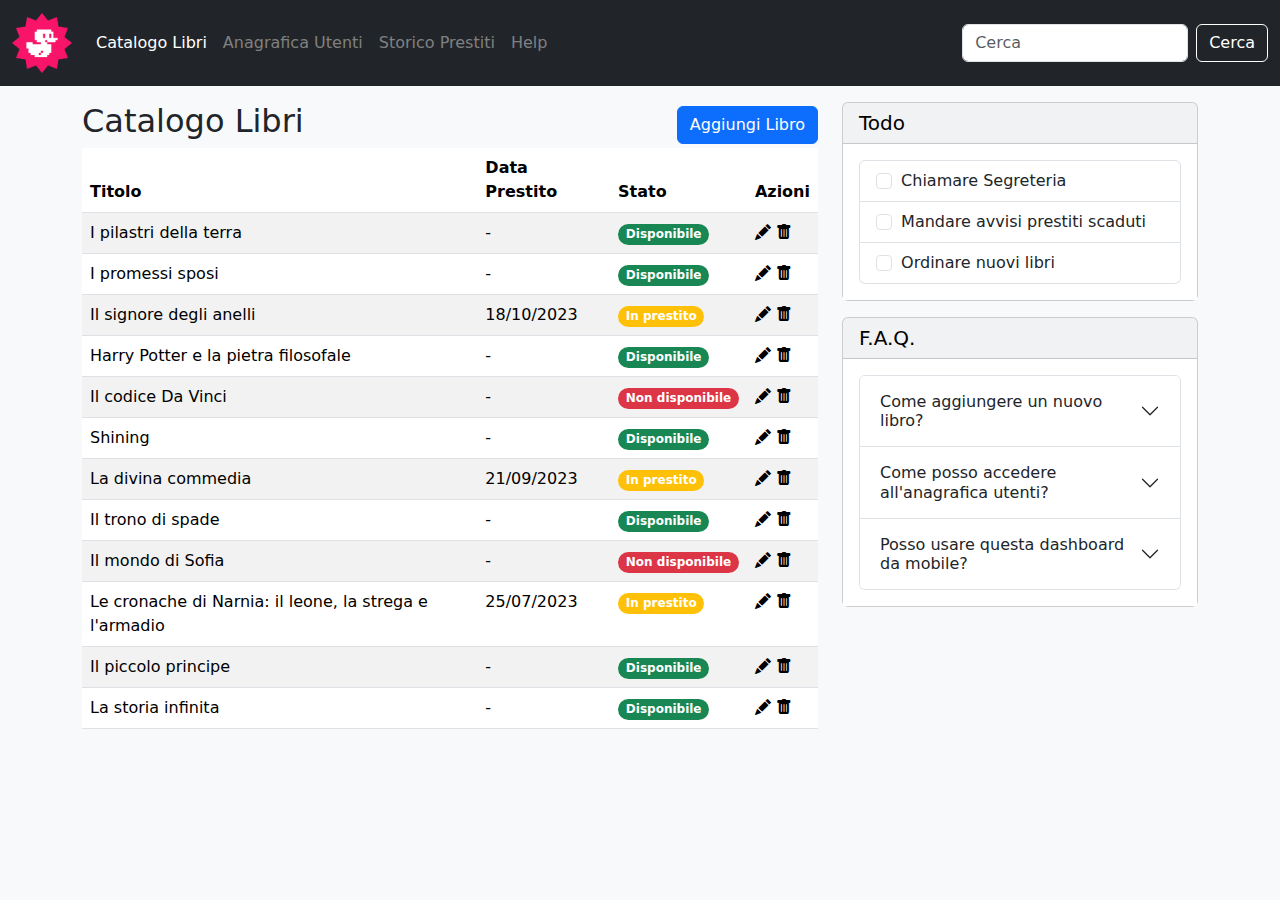
<file: index.html>
<!DOCTYPE html>
<html lang="it">
<head>
   <meta charset="UTF-8">
   <meta name="viewport" content="width=device-width, initial-scale=1.0">
   <title>Bootstrap Dashboard</title>
   <link href="https://cdn.jsdelivr.net/npm/bootstrap@5.3.3/dist/css/bootstrap.min.css" rel="stylesheet" integrity="sha384-QWTKZyjpPEjISv5WaRU9OFeRpok6YctnYmDr5pNlyT2bRjXh0JMhjY6hW+ALEwIH" crossorigin="anonymous">
   <link rel="stylesheet" href="https://cdn.jsdelivr.net/npm/bootstrap-icons@1.11.3/font/bootstrap-icons.min.css">
   <link rel="stylesheet" href="/./css/style.css">
</head>

<body class="bg-light">
   <header>
      <!-- Navbar -->
      <nav class="navbar navbar-expand-lg bg-dark">
         <div class="container-fluid">
           <a class="navbar-brand" href="./">
               <img src="./img/duck.png" alt="Bootstrap Dashboard Home" width="60rem">
           </a>
           <button class="navbar-toggler" type="button" data-bs-toggle="collapse" data-bs-target="#navbarSupportedContent" aria-controls="navbarSupportedContent" aria-expanded="false" aria-label="Toggle navigation">
             <span class="navbar-toggler-icon"></span>
           </button>
           <div class="collapse navbar-collapse" id="navbarSupportedContent">
             <ul class="navbar-nav me-auto mb-2 mb-lg-0">
               <li class="nav-item">
                 <a class="nav-link active" aria-current="page" href="./index.html">Catalogo Libri</a>
               </li>
               <li class="nav-item">
                 <a class="nav-link" href="#">Anagrafica Utenti</a>
               </li>
               <li class="nav-item">
                 <a class="nav-link " href ="#">Storico Prestiti</a>
               </li>
               <li class="nav-item">
                  <a class="nav-link " href ="#">Help</a>
                </li>
             </ul>
             <form class="d-flex" role="search">
               <input class="form-control me-2" type="search" placeholder="Cerca" aria-label="Search">
               <button class="btn btn-dark" type="submit" style="border: 1px solid white;">Cerca</button>
             </form>
           </div>
         </div>
       </nav>
   </header>
   <!-- Central Section -->
   <section>
      <div class="container py-3">
         <div class="row">
            <div class="col-lg-8">
               <div class="d-flex justify-content-between align-items-center">
                  <h2>Catalogo Libri</h2>
                  <a href="./add_book.html"> 
                     <button type="button" class="btn btn-primary">Aggiungi Libro</button>
                  </a>
               </div>
               <div>
                  <!-- Start of Book Table -->
                  <table class="table table-striped">
                     <thead>
                       <tr>
                         <th scope="col">Titolo</th>
                         <th scope="col" class="d-none d-sm-table-cell">Data Prestito</th>
                         <th scope="col">Stato</th>
                         <th scope="col">Azioni</th>
                       </tr>
                     </thead>
                     <tbody>
                        <!-- Table Row 1 -->
                       <tr>
                         <td>I pilastri della terra</td>
                         <td class="d-none d-sm-table-cell">-</td>
                         <td><span class="badge rounded-pill text-bg-success">Disponibile</span></td>
                         <td>
                           <a href="./"><i class="bi bi-pencil-fill"></i></a>
                           <a href="./"><i class="bi bi-trash-fill"></i></a>
                         </td>
                       </tr>
                       <!-- Table Row 2 -->
                       <tr>
                        <td>I promessi sposi</td>
                        <td class="d-none d-sm-table-cell">-</td>
                        <td><span class="badge rounded-pill text-bg-success">Disponibile</span></td>
                        <td>
                           <a href="./"><i class="bi bi-pencil-fill"></i></a>
                           <a href="./"><i class="bi bi-trash-fill"></i></a>
                        </td>
                      </tr>
                      <!-- Table Row 3 -->
                      <tr>
                        <td>Il signore degli anelli</td>
                        <td class="d-none d-sm-table-cell">18/10/2023</td>
                        <td><span class="badge rounded-pill text-bg-warning">In prestito</span></td>
                        <td>
                           <a href="./"><i class="bi bi-pencil-fill"></i></a>
                           <a href="./"><i class="bi bi-trash-fill"></i></a>
                        </td>
                      </tr>
                      <!-- Table Row 4 -->
                      <tr>
                        <td>Harry Potter e la pietra filosofale</td>
                        <td class="d-none d-sm-table-cell">-</td>
                        <td><span class="badge rounded-pill text-bg-success">Disponibile</span></td>
                        <td>
                           <a href="./"><i class="bi bi-pencil-fill"></i></a>
                           <a href="./"><i class="bi bi-trash-fill"></i></a>
                        </td>
                      </tr>
                      <!-- Table Row 5 -->
                      <tr>
                        <td>Il codice Da Vinci</td>
                        <td class="d-none d-sm-table-cell">-</td>
                        <td><span class="badge rounded-pill text-bg-danger">Non disponibile</span></td>
                        <td>
                           <a href="./"><i class="bi bi-pencil-fill"></i></a>
                           <a href="./"><i class="bi bi-trash-fill"></i></a>
                        </td>
                      </tr>
                      <!-- Table Row 6 -->
                      <tr>
                        <td>Shining</td>
                        <td class="d-none d-sm-table-cell">-</td>
                        <td><span class="badge rounded-pill text-bg-success">Disponibile</span></td>
                        <td>
                           <a href="./"><i class="bi bi-pencil-fill"></i></a>
                           <a href="./"><i class="bi bi-trash-fill"></i></a>
                        </td>
                      </tr>
                      <!-- Table Row 7 -->
                      <tr>
                        <td>La divina commedia</td>
                        <td class="d-none d-sm-table-cell">21/09/2023</td>
                        <td><span class="badge rounded-pill text-bg-warning">In prestito</span></td>
                        <td>
                           <a href="./"><i class="bi bi-pencil-fill"></i></a>
                           <a href="./"><i class="bi bi-trash-fill"></i></a>
                        </td>
                      </tr>
                      <!-- Table Row 8 -->
                      <tr>
                        <td>Il trono di spade</td>
                        <td class="d-none d-sm-table-cell">-</td>
                        <td><span class="badge rounded-pill text-bg-success">Disponibile</span></td>
                        <td>
                           <a href="./"><i class="bi bi-pencil-fill"></i></a>
                           <a href="./"><i class="bi bi-trash-fill"></i></a>
                        </td>
                      </tr>
                      <!-- Table Row 9 -->
                      <tr>
                        <td>Il mondo di Sofia</td>
                        <td class="d-none d-sm-table-cell">-</td>
                        <td><span class="badge rounded-pill text-bg-danger">Non disponibile</span></td>
                        <td>
                           <a href="./"><i class="bi bi-pencil-fill"></i></a>
                           <a href="./"><i class="bi bi-trash-fill"></i></a>
                        </td>
                      </tr>
                      <!-- Table Row 10 -->
                      <tr>
                        <td>Le cronache di Narnia: il leone, la strega e l'armadio</td>
                        <td class="d-none d-sm-table-cell">25/07/2023</td>
                        <td><span class="badge rounded-pill text-bg-warning">In prestito</span></td>
                        <td>
                           <a href="./"><i class="bi bi-pencil-fill"></i></a>
                           <a href="./"><i class="bi bi-trash-fill"></i></a>
                        </td>
                      </tr>
                      <!-- Table Row 11 -->
                      <tr>
                        <td>Il piccolo principe</td>
                        <td class="d-none d-sm-table-cell">-</td>
                        <td><span class="badge rounded-pill text-bg-success">Disponibile</span></td>
                        <td>
                           <a href="./"><i class="bi bi-pencil-fill"></i></a>
                           <a href="./"><i class="bi bi-trash-fill"></i></a>
                        </td>
                      </tr>
                      <!-- Table Row 12 -->
                      <tr>
                        <td>La storia infinita</td>
                        <td class="d-none d-sm-table-cell">-</td>
                        <td><span class="badge rounded-pill text-bg-success">Disponibile</span></td>
                        <td>
                           <a href="./"><i class="bi bi-pencil-fill"></i></a>
                           <a href="./"><i class="bi bi-trash-fill"></i></a>
                        </td>
                      </tr>
                     </tbody>
                   </table>
                   <!-- End of Book Table -->
               </div>
            </div>

            <div class="col-lg-4">
               <!-- Todo Section -->
               <div class="card text-bg-light mb-3">
                  <div class="card-header h5">Todo</div>
                  <div class="card-body bg-white">
                     <ul class="list-group">
                        <li class="list-group-item">
                           <input class="form-check-input me-1" type="checkbox" value="" id="firstCheckbox">
                           <label class="form-check-label" for="firstCheckbox">Chiamare Segreteria</label>
                        </li>
                        <li class="list-group-item">
                           <input class="form-check-input me-1" type="checkbox" value="" id="secondCheckbox">
                           <label class="form-check-label" for="secondCheckbox">Mandare avvisi prestiti scaduti</label>
                        </li>
                        <li class="list-group-item">
                           <input class="form-check-input me-1" type="checkbox" value="" id="thirdCheckbox">
                           <label class="form-check-label" for="thirdCheckbox">Ordinare nuovi libri</label>
                        </li>
                        </ul>
                  </div>
               </div>
               <!-- FAQ Section -->
               <div class="card text-bg-light mb-3">
                  <div class="card-header h5">F.A.Q.</div>
                  <div class="card-body bg-white">
                     <div class="accordion" id="accordionExample">
                        <div class="accordion-item">
                          <h2 class="accordion-header">
                            <button class="accordion-button collapsed" type="button" data-bs-toggle="collapse" data-bs-target="#collapseOne" aria-expanded="false" aria-controls="collapseOne">
                              Come aggiungere un nuovo libro?
                            </button>
                          </h2>
                          <div id="collapseOne" class="accordion-collapse collapse" data-bs-parent="#accordionExample">
                            <div class="accordion-body">
                              Lorem ipsum dolor sit amet consectetur adipisicing elit. Amet, voluptate.
                            </div>
                          </div>
                        </div>
                        <div class="accordion-item">
                          <h2 class="accordion-header">
                            <button class="accordion-button collapsed" type="button" data-bs-toggle="collapse" data-bs-target="#collapseTwo" aria-expanded="false" aria-controls="collapseTwo">
                              Come posso accedere all'anagrafica utenti?
                            </button>
                          </h2>
                          <div id="collapseTwo" class="accordion-collapse collapse" data-bs-parent="#accordionExample">
                            <div class="accordion-body">
                              Lorem ipsum, dolor sit amet consectetur adipisicing elit. Alias ducimus corporis facere perspiciatis impedit nihil quaerat odio, praesentium officia maiores.
                            </div>
                          </div>
                        </div>
                        <div class="accordion-item">
                          <h2 class="accordion-header">
                            <button class="accordion-button collapsed" type="button" data-bs-toggle="collapse" data-bs-target="#collapseThree" aria-expanded="false" aria-controls="collapseThree">
                              Posso usare questa dashboard da mobile?
                            </button>
                          </h2>
                          <div id="collapseThree" class="accordion-collapse collapse" data-bs-parent="#accordionExample">
                            <div class="accordion-body">
                              Lorem ipsum dolor sit amet, consectetur adipisicing elit. Officia, vitae!
                            </div>
                          </div>
                        </div>
                      </div>
                  </div>
                </div>
            </div>
         </div>
      </div>
   </section>

   <script src="https://cdn.jsdelivr.net/npm/bootstrap@5.3.3/dist/js/bootstrap.bundle.min.js" integrity="sha384-YvpcrYf0tY3lHB60NNkmXc5s9fDVZLESaAA55NDzOxhy9GkcIdslK1eN7N6jIeHz" crossorigin="anonymous"></script>
</body>
</html>
</file>
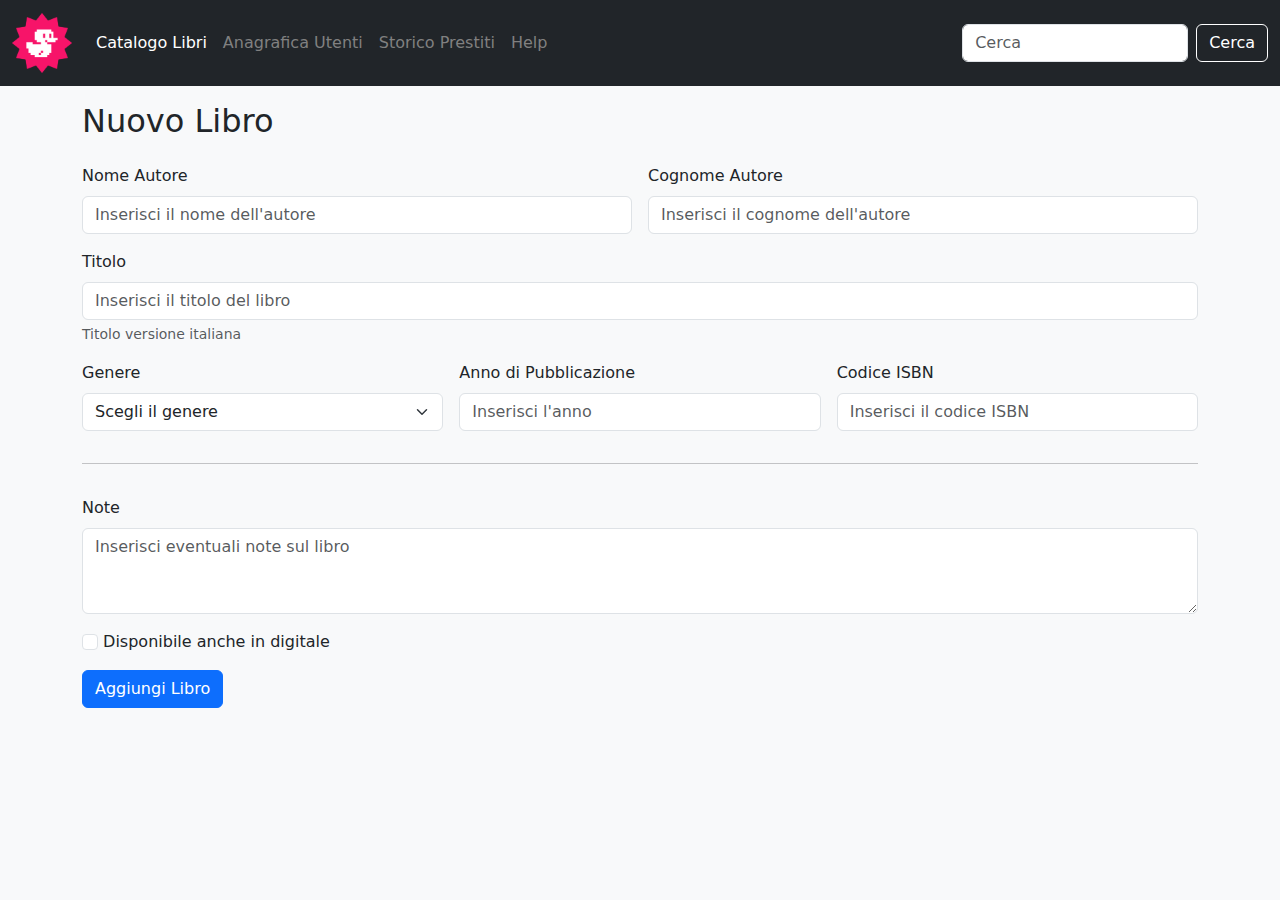
<file: add_book.html>
<!DOCTYPE html>
<html lang="it">
<head>
   <meta charset="UTF-8">
   <meta name="viewport" content="width=device-width, initial-scale=1.0">
   <title>Aggiungi Libro</title>
   <link href="https://cdn.jsdelivr.net/npm/bootstrap@5.3.3/dist/css/bootstrap.min.css" rel="stylesheet" integrity="sha384-QWTKZyjpPEjISv5WaRU9OFeRpok6YctnYmDr5pNlyT2bRjXh0JMhjY6hW+ALEwIH" crossorigin="anonymous">
   <link rel="stylesheet" href="https://cdn.jsdelivr.net/npm/bootstrap-icons@1.11.3/font/bootstrap-icons.min.css">
   <link rel="stylesheet" href="/./css/style.css">
</head>

<body class="bg-light">
   <header>
      <!-- Navbar -->
      <nav class="navbar navbar-expand-lg bg-dark">
         <div class="container-fluid">
           <a class="navbar-brand" href="./">
               <img src="./img/duck.png" alt="Bootstrap Dashboard Home" width="60rem">
           </a>
           <button class="navbar-toggler" type="button" data-bs-toggle="collapse" data-bs-target="#navbarSupportedContent" aria-controls="navbarSupportedContent" aria-expanded="false" aria-label="Toggle navigation">
             <span class="navbar-toggler-icon"></span>
           </button>
           <div class="collapse navbar-collapse" id="navbarSupportedContent">
             <ul class="navbar-nav me-auto mb-2 mb-lg-0">
               <li class="nav-item">
                 <a class="nav-link active" aria-current="page" href="./index.html">Catalogo Libri</a>
               </li>
               <li class="nav-item">
                 <a class="nav-link" href="#">Anagrafica Utenti</a>
               </li>
               <li class="nav-item">
                 <a class="nav-link " href ="#">Storico Prestiti</a>
               </li>
               <li class="nav-item">
                  <a class="nav-link " href ="#">Help</a>
                </li>
             </ul>
             <form class="d-flex" role="search">
               <input class="form-control me-2" type="search" placeholder="Cerca" aria-label="Search">
               <button class="btn btn-dark" type="submit" style="border: 1px solid white;">Cerca</button>
             </form>
           </div>
         </div>
       </nav>
   </header>
   <!-- Central Section -->
   <section>
      <div class="container py-3">
         <h2>Nuovo Libro</h2>
      </div>
      <div class="container">
         <div class="row">
            <div class="col-12">
               <!-- Form Start -->
               <form class="row g-3" action="./" method="get">
                  <div class="col-6">
                     <label for="AuthorName" class="form-label">Nome Autore</label>
                     <input type="text" class="form-control" id="AuthorName" placeholder="Inserisci il nome dell'autore">
                  </div>
                  <div class="col-6">
                     <label for="AuthorSurname" class="form-label">Cognome Autore</label>
                     <input type="text" class="form-control" id="AuthorSurname" placeholder="Inserisci il cognome dell'autore">
                  </div>
                  <div class="col-12">
                     <label for="BookTitle" class="form-label">Titolo</label>
                     <input type="text" class="form-control" id="BookTitle" placeholder="Inserisci il titolo del libro">
                     <div id="BookTitleHelp" class="form-text">Titolo versione italiana</div>
                  </div>
                  <div class="col-sm-4">
                     <label for="Genere" class="form-label">Genere</label>
                     <select id="Genere" class="form-select" aria-label="Genere">
                        <option selected>Scegli il genere</option>
                        <option value="1">Fantasy</option>
                        <option value="2">Thriller</option>
                        <option value="3">Avventura</option>
                      </select>
                  </div>
                  <div class="col-sm-4">
                     <label for="PublishingYear" class="form-label">Anno di Pubblicazione</label>
                     <input type="text" class="form-control" id="PublishingYear" placeholder="Inserisci l'anno">
                  </div>
                  <div class="col-sm-4">
                     <label for="ISBNCode" class="form-label">Codice ISBN</label>
                     <input type="text" class="form-control" id="ISBNCode" placeholder="Inserisci il codice ISBN">
                  </div>
                  <div class="col-12">
                     <hr>
                  </div>
                  <div class="col-12">
                     <label for="Note" class="form-label">Note</label>
                     <textarea class="form-control" id="Note" placeholder="Inserisci eventuali note sul libro" rows="3"></textarea>
                  </div>
                  <div class="col-12">
                     <input class="form-check-input" type="checkbox" value="" id="Ebook">
                     <label class="form-check-label" for="Ebook">Disponibile anche in digitale</label>
                  </div>
                  <div class="col-12">
                     <button type="submit" class="btn btn-primary">Aggiungi Libro</button>
                  </div>
               </form>
               <!-- Form End -->
            </div>
         </div>
      </div>
   </section>

   <script src="https://cdn.jsdelivr.net/npm/bootstrap@5.3.3/dist/js/bootstrap.bundle.min.js" integrity="sha384-YvpcrYf0tY3lHB60NNkmXc5s9fDVZLESaAA55NDzOxhy9GkcIdslK1eN7N6jIeHz" crossorigin="anonymous"></script>
</body>
</html>
</file>
<file: css/style.css>
/* Mantiene Checkbox e label allineate nel Todo */
ul label {
   display:inline;
}

/* Navbar Styling */
.nav-link {
   color: grey;
}

.nav-link.active {
   color:white !important;
}

.navbar a:hover {
   color: white;
}

/* Yellow Label with White Text */
.text-bg-warning {
   color:white !important;
}

/* Pencil and Trash icon in black while in an anchor */
td a {
   color:black;
}
</file>
